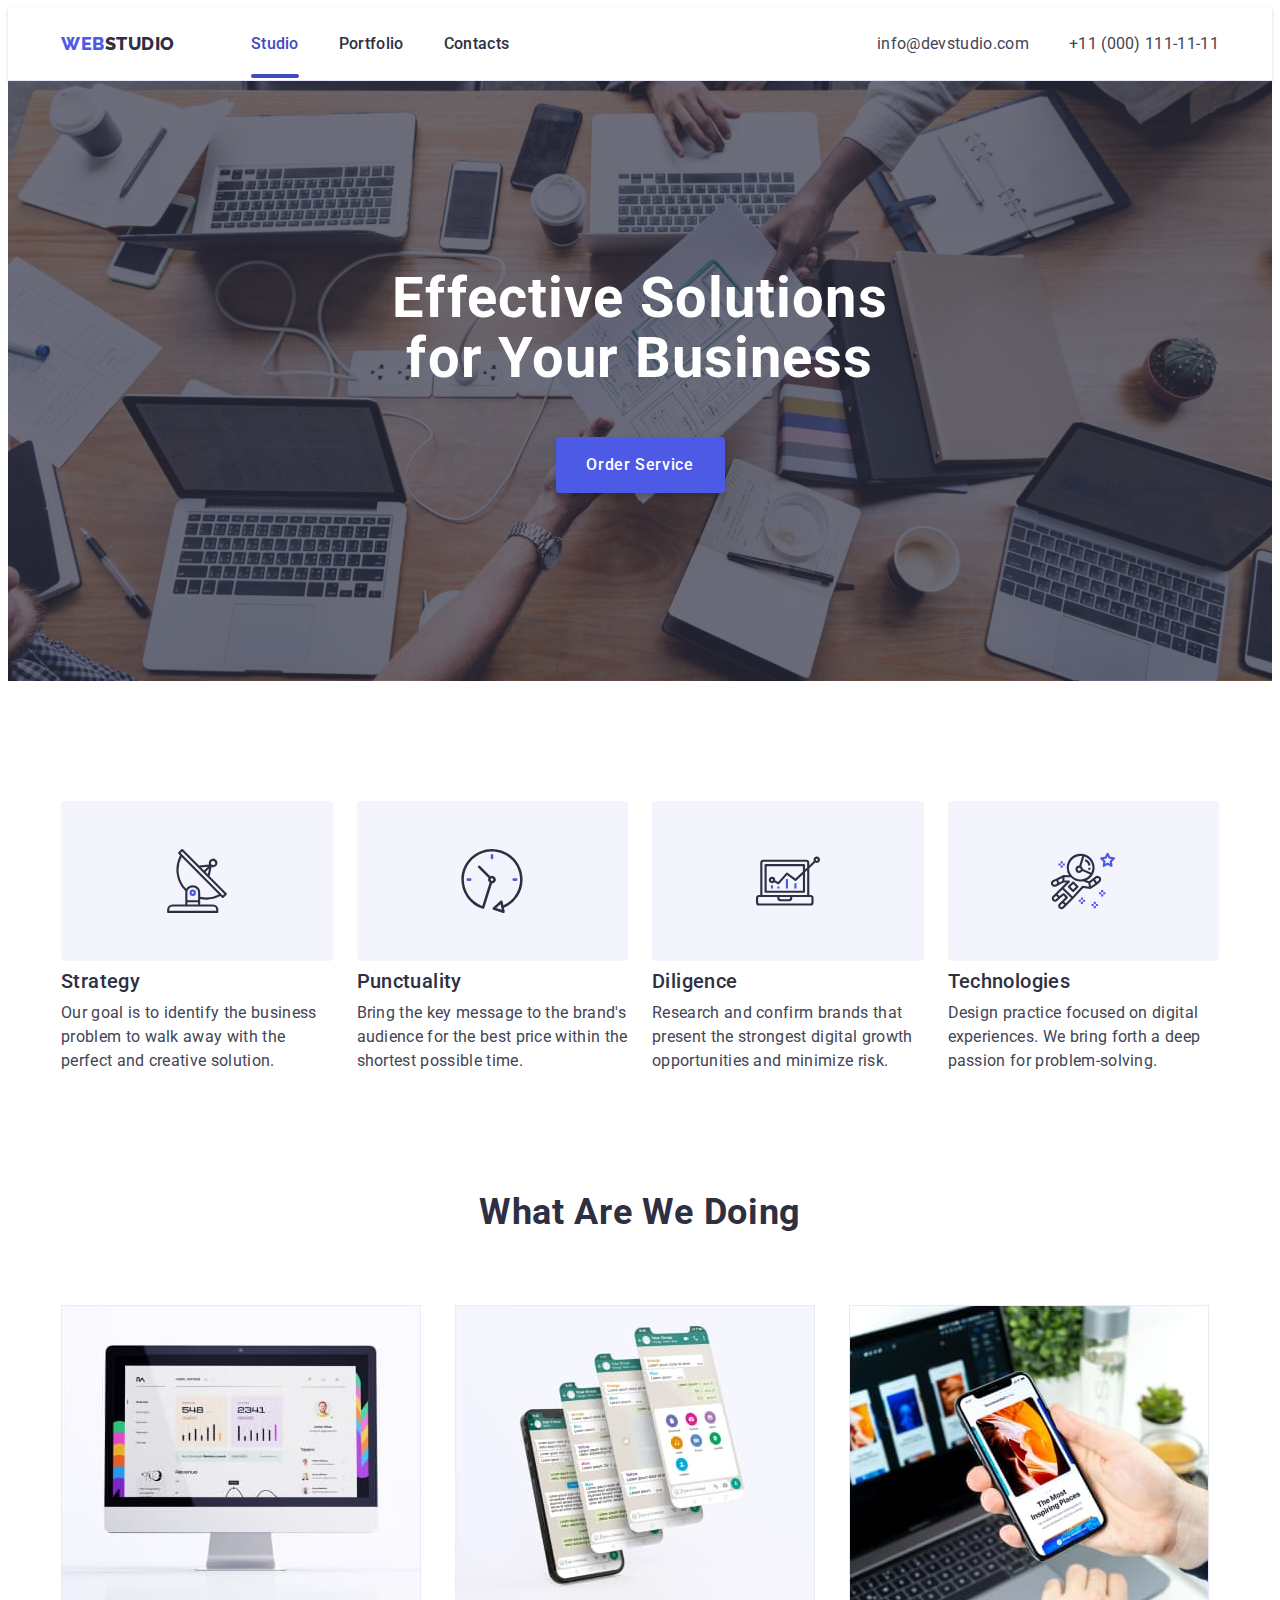
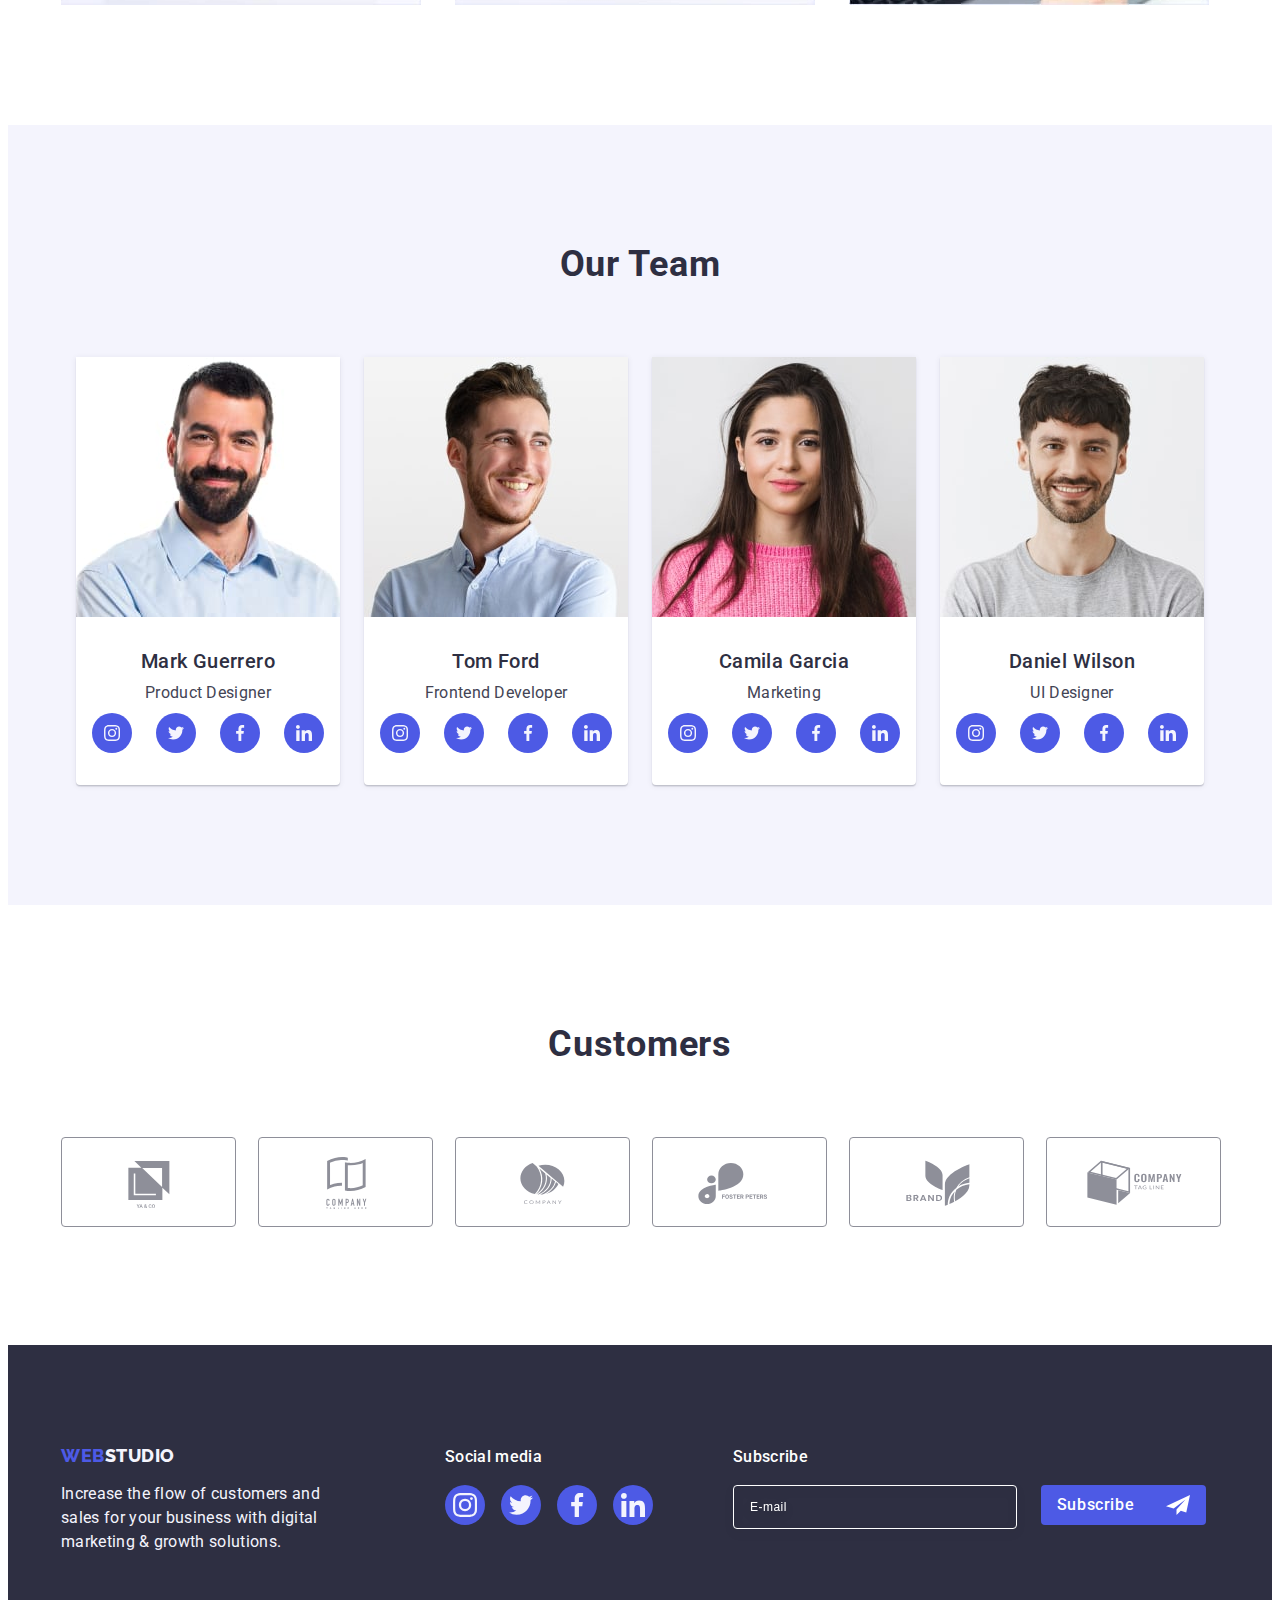
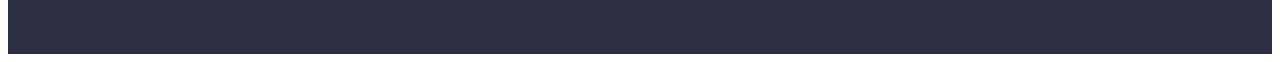
<file: index.html>
<!DOCTYPE html>
<html lang="en">
  <head>
    <meta charset="UTF-8" />
    <meta
      name="viewport"
      content="width=device-width, initial-scale=1.0"
    />
    <title>WebStudio</title>
    <!-- NORMALIZE NORMALIZE NORMALIZE NORMALIZE-->
    <link
      rel="stylesheet"
      href="https://cdnjs.cloudflare.com/ajax/libs/modern-normalize/2.0.0/modern-normalize.min.css"
      integrity="sha512-4xo8blKMVCiXpTaLzQSLSw3KFOVPWhm/TRtuPVc4WG6kUgjH6J03IBuG7JZPkcWMxJ5huwaBpOpnwYElP/m6wg=="
      crossorigin="anonymous"
      referrerpolicy="no-referrer"
    />
    <!-- FONTS FONTS FONTS FONTS FONTS -->
    <link rel="stylesheet" href="./css/style.css" />
    <link
      rel="preconnect"
      href="https://fonts.googleapis.com"
    />
    <link
      rel="preconnect"
      href="https://fonts.gstatic.com"
      crossorigin
    />
    <link
      href="https://fonts.googleapis.com/css2?family=Raleway:wght@800&family=Roboto:wght@400;500;700&display=swap"
      rel="stylesheet"
    />
  </head>
  <body>
    <!-- HEADER -->
    <header class="header">
      <div class="container header-section">
        <nav class="header-navigation list">
          <a class="header-logo link" href="./index.html"
            >Web<span class="header-logo-color"
              >Studio</span
            ></a
          >
          <ul class="header-list list">
            <li class="header-menu-item">
              <a
                class="header-link-menu current link"
                href="./index.html"
                >Studio</a
              >
            </li>
            <li class="header-menu-item">
              <a
                class="header-link-menu link"
                href="./portfolio.html"
                >Portfolio</a
              >
            </li>
            <li class="header-menu-item">
              <a class="header-link-menu link" href=""
                >Contacts</a
              >
            </li>
          </ul>
        </nav>
        <address class="header-address">
          <ul class="header-address-list list">
            <li class="header-address-item">
              <a
                class="header-link-address link"
                href="mailto:info@devstudio.com"
              >
                info@devstudio.com</a
              >
            </li>
            <li class="header-address-item">
              <a
                class="header-link-address link"
                href="tel:+110001111111"
                >+11 (000) 111-11-11</a
              >
            </li>
          </ul>
        </address>
      </div>
    </header>

    <main>
      <!------------------------ HERO ------------------------>
      <section class="hero">
        <div class="container">
          <h1 class="hero-title">
            Effective Solutions for Your Business
          </h1>
          <button
            type="button"
            class="main-button"
            data-modal-open
          >
            Order Service
          </button>
        </div>
      </section>
      <!-- 2 ADVANTAGES -->
      <section class="advantage">
        <div class="container">
          <h2 class="visually-hidden">Adnantage</h2>
          <ul class="advantage-list list">
            <li class="advantage-item">
              <div class="container-icon-advantages">
                <svg
                  class="advantage-icon"
                  width="64"
                  height="64"
                >
                  <use
                    href="./images/icons.svg#icon-antenna-1"
                  ></use>
                </svg>
              </div>
              <h3 class="advantage-subtitle">Strategy</h3>
              <p class="advantage-item-text">
                Our goal is to identify the business problem
                to walk away with the perfect and creative
                solution.
              </p>
            </li>
            <li class="advantage-item">
              <div class="container-icon-advantages">
                <svg
                  class="advantage-icon"
                  width="64"
                  height="64"
                >
                  <use
                    href="./images/icons.svg#icon-clock-1"
                  ></use>
                </svg>
              </div>
              <h3 class="advantage-subtitle">
                Punctuality
              </h3>
              <p class="advantage-item-text">
                Bring the key message to the brand's
                audience for the best price within the
                shortest possible time.
              </p>
            </li>
            <li class="advantage-item">
              <div class="container-icon-advantages">
                <svg
                  class="advantage-icon"
                  width="64"
                  height="64"
                >
                  <use
                    href="./images/icons.svg#icon-diagram-1"
                  ></use>
                </svg>
              </div>
              <h3 class="advantage-subtitle">Diligence</h3>
              <p class="advantage-item-text">
                Research and confirm brands that present the
                strongest digital growth opportunities and
                minimize risk.
              </p>
            </li>
            <li class="advantage-item">
              <div class="container-icon-advantages">
                <svg
                  class="advantage-icon"
                  width="64"
                  height="64"
                >
                  <use
                    href="./images/icons.svg#icon-astronaut-1"
                  ></use>
                </svg>
              </div>
              <h3 class="advantage-subtitle">
                Technologies
              </h3>
              <p class="advantage-item-text">
                Design practice focused on digital
                experiences. We bring forth a deep passion
                for problem-solving.
              </p>
            </li>
          </ul>
        </div>
      </section>
      <!-- 3 ABOUT US -->
      <section class="about">
        <div class="container">
          <h2 class="about-subtitle">What are we doing</h2>
          <ul class="about-list list">
            <li class="about-item">
              <img
                src="./images/img1.jpg"
                alt="Notebook"
                width="360"
                height="300"
              />
            </li>
            <li class="about-item">
              <img
                src="./images/img2.jpg"
                alt="Phones"
                width="360"
                height="300"
              />
            </li>
            <li class="about-item">
              <img
                src="./images/img3.jpg"
                alt="Notebook"
                width="360"
                height="300"
              />
            </li>
          </ul>
        </div>
      </section>
      <!-- 4 OUR TEAM -->
      <section class="team">
        <div class="container">
          <h2 class="team-people">Our Team</h2>
          <ul class="team-list list">
            <li class="team-item">
              <img
                src="./images/img-team0.jpg"
                alt="Mark Guerrero"
                width="264"
                height="260"
              />
              <div class="container-card-names">
                <h3 class="team-names">Mark Guerrero</h3>
                <p class="team-item-text">
                  Product Designer
                </p>
                <ul class="social-list-icon list">
                  <li class="social-item-icon">
                    <a
                      class="social-links link"
                      href="https://www.instagram.com/"
                      target="_blank"
                    >
                      <svg
                        class="card-icons"
                        width="16"
                        height="16"
                      >
                        <use
                          href="./images/icons.svg#icon-instagram-2"
                        ></use>
                      </svg>
                    </a>
                  </li>
                  <li class="social-item-icon">
                    <a
                      class="social-links link"
                      href="https://twitter.com/"
                      target="_blank"
                    >
                      <svg
                        class="card-icons"
                        width="16"
                        height="16"
                      >
                        <use
                          href="./images/icons.svg#icon-twitter-1"
                        ></use>
                      </svg>
                    </a>
                  </li>
                  <li class="social-item-icon">
                    <a
                      class="social-links link"
                      href="https://www.facebook.com/"
                      target="_blank"
                    >
                      <svg
                        class="card-icons"
                        width="16"
                        height="16"
                      >
                        <use
                          href="./images/icons.svg#icon-facebook-1"
                        ></use>
                      </svg>
                    </a>
                  </li>
                  <li class="social-item-icon">
                    <a
                      class="social-links link"
                      href="https://www.linkedin.com/"
                      target="_blank"
                    >
                      <svg
                        class="card-icons"
                        width="16"
                        height="16"
                      >
                        <use
                          href="./images/icons.svg#icon-linkedin-1"
                        ></use>
                      </svg>
                    </a>
                  </li>
                </ul>
              </div>
            </li>
            <li class="team-item">
              <img
                src="./images/img-team1.jpg"
                alt="Tom Ford"
                width="264"
                height="260"
              />
              <div class="container-card-names">
                <h3 class="team-names">Tom Ford</h3>
                <p class="team-item-text">
                  Frontend Developer
                </p>
                <ul class="social-list-icon list">
                  <li class="social-item-icon">
                    <a
                      class="social-links link"
                      href="https://www.instagram.com/"
                      target="_blank"
                    >
                      <svg
                        class="card-icons"
                        width="16"
                        height="16"
                      >
                        <use
                          href="./images/icons.svg#icon-instagram-2"
                        ></use>
                      </svg>
                    </a>
                  </li>
                  <li class="social-item-icon">
                    <a
                      class="social-links link"
                      href="https://twitter.com/"
                      target="_blank"
                    >
                      <svg
                        class="card-icons"
                        width="16"
                        height="16"
                      >
                        <use
                          href="./images/icons.svg#icon-twitter-1"
                        ></use>
                      </svg>
                    </a>
                  </li>
                  <li class="social-item-icon">
                    <a
                      class="social-links link"
                      href="https://www.facebook.com/"
                      target="_blank"
                    >
                      <svg
                        class="card-icons"
                        width="16"
                        height="16"
                      >
                        <use
                          href="./images/icons.svg#icon-facebook-1"
                        ></use>
                      </svg>
                    </a>
                  </li>
                  <li class="social-item-icon">
                    <a
                      class="social-links link"
                      href="https://www.linkedin.com/"
                      target="_blank"
                    >
                      <svg
                        class="card-icons"
                        width="16"
                        height="16"
                      >
                        <use
                          href="./images/icons.svg#icon-linkedin-1"
                        ></use>
                      </svg>
                    </a>
                  </li>
                </ul>
              </div>
            </li>
            <li class="team-item">
              <img
                src="./images/img-team2.jpg"
                alt="Camila Garcia"
                width="264"
                height="260"
              />
              <div class="container-card-names">
                <h3 class="team-names">Camila Garcia</h3>
                <p class="team-item-text">Marketing</p>
                <ul class="social-list-icon list">
                  <li class="social-item-icon">
                    <a
                      class="social-links link"
                      href="https://www.instagram.com/"
                      target="_blank"
                    >
                      <svg
                        class="card-icons"
                        width="16"
                        height="16"
                      >
                        <use
                          href="./images/icons.svg#icon-instagram-2"
                        ></use>
                      </svg>
                    </a>
                  </li>
                  <li class="social-item-icon">
                    <a
                      class="social-links link"
                      href="https://twitter.com/"
                      target="_blank"
                    >
                      <svg
                        class="card-icons"
                        width="16"
                        height="16"
                      >
                        <use
                          href="./images/icons.svg#icon-twitter-1"
                        ></use>
                      </svg>
                    </a>
                  </li>
                  <li class="social-item-icon">
                    <a
                      class="social-links link"
                      href="https://www.facebook.com/"
                      target="_blank"
                    >
                      <svg
                        class="card-icons"
                        width="16"
                        height="16"
                      >
                        <use
                          href="./images/icons.svg#icon-facebook-1"
                        ></use>
                      </svg>
                    </a>
                  </li>
                  <li class="social-item-icon">
                    <a
                      class="social-links link"
                      href="https://www.linkedin.com/"
                      target="_blank"
                    >
                      <svg
                        class="card-icons"
                        width="16"
                        height="16"
                      >
                        <use
                          href="./images/icons.svg#icon-linkedin-1"
                        ></use>
                      </svg>
                    </a>
                  </li>
                </ul>
              </div>
            </li>
            <li class="team-item">
              <img
                src="./images/img-team3.jpg"
                alt="Daniel Wilson"
                width="264"
                height="260"
              />
              <div class="container-card-names">
                <h3 class="team-names">Daniel Wilson</h3>
                <p class="team-item-text">UI Designer</p>
                <ul class="social-list-icon list">
                  <li class="social-item-icon">
                    <a
                      class="social-links link"
                      href="https://www.instagram.com/"
                      target="_blank"
                    >
                      <svg
                        class="card-icons"
                        width="16"
                        height="16"
                      >
                        <use
                          href="./images/icons.svg#icon-instagram-2"
                        ></use>
                      </svg>
                    </a>
                  </li>
                  <li class="social-item-icon">
                    <a
                      class="social-links link"
                      href="https://twitter.com/"
                      target="_blank"
                    >
                      <svg
                        class="card-icons"
                        width="16"
                        height="16"
                      >
                        <use
                          href="./images/icons.svg#icon-twitter-1"
                        ></use>
                      </svg>
                    </a>
                  </li>
                  <li class="social-item-icon">
                    <a
                      class="social-links link"
                      href="https://www.facebook.com/"
                      target="_blank"
                    >
                      <svg
                        class="card-icons"
                        width="16"
                        height="16"
                      >
                        <use
                          href="./images/icons.svg#icon-facebook-1"
                        ></use>
                      </svg>
                    </a>
                  </li>
                  <li class="social-item-icon">
                    <a
                      class="social-links link"
                      href="https://www.linkedin.com/"
                      target="_blank"
                    >
                      <svg
                        class="card-icons"
                        width="16"
                        height="16"
                      >
                        <use
                          href="./images/icons.svg#icon-linkedin-1"
                        ></use>
                      </svg>
                    </a>
                  </li>
                </ul>
              </div>
            </li>
          </ul>
        </div>
      </section>
      <!-- 5 CUSTOMERS -->
      <section class="customer">
        <div class="container">
          <h2 class="customer-title">Customers</h2>
          <ul class="customer-list list">
            <li class="customer-item">
              <a
                class="customer-link link"
                href="./index.html"
              >
                <svg
                  class="customer-icons"
                  width="104"
                  height="56"
                >
                  <use
                    href="./images/icons.svg#icon-Logo"
                  ></use>
                </svg>
              </a>
            </li>
            <li class="customer-item">
              <a
                class="customer-link link"
                href="./index.html"
              >
                <svg
                  class="customer-icons"
                  width="104"
                  height="56"
                >
                  <use
                    href="./images/icons.svg#icon-Logo-1"
                  ></use>
                </svg>
              </a>
            </li>
            <li class="customer-item">
              <a
                class="customer-link link"
                href="./index.html"
              >
                <svg
                  class="customer-icons"
                  width="104"
                  height="56"
                >
                  <use
                    href="./images/icons.svg#icon-Logo-2"
                  ></use>
                </svg>
              </a>
            </li>
            <li class="customer-item">
              <a
                class="customer-link link"
                href="./index.html"
              >
                <svg
                  class="customer-icons"
                  width="104"
                  height="56"
                >
                  <use
                    href="./images/icons.svg#icon-Logo-3"
                  ></use>
                </svg>
              </a>
            </li>
            <li class="customer-item">
              <a
                class="customer-link link"
                href="./index.html"
              >
                <svg
                  class="customer-icons"
                  width="104"
                  height="56"
                >
                  <use
                    href="./images/icons.svg#icon-Logo-4"
                  ></use>
                </svg>
              </a>
            </li>
            <li class="customer-item">
              <a
                class="customer-link link"
                href="./index.html"
              >
                <svg
                  class="customer-icons"
                  width="104"
                  height="56"
                >
                  <use
                    href="./images/icons.svg#icon-Logo-5"
                  ></use>
                </svg>
              </a>
            </li>
          </ul>
        </div>
      </section>
    </main>

    <!-- FOOTER -->
    <footer class="footer">
      <div class="container footer">
        <div class="container-description">
          <a class="footer-logo link" href="./index.html"
            >Web<span class="footer-decoration-logo"
              >Studio</span
            ></a
          >
          <p class="footer-text">
            Increase the flow of customers and sales for
            your business with digital marketing & growth
            solutions.
          </p>
        </div>
        <div class="container-social">
          <p class="social-title-footer">Social media</p>
          <ul class="social-icon-footer list">
            <li class="social-icon-item">
              <a
                class="social-links-footer link"
                href="https://www.instagram.com/"
                target="_blank"
              >
                <svg
                  class="card-icons"
                  width="24"
                  height="24"
                >
                  <use
                    href="./images/icons.svg#icon-instagram-2"
                  ></use>
                </svg>
              </a>
            </li>
            <li class="social-icon-item">
              <a
                class="social-links-footer link"
                href="https://twitter.com/"
                target="_blank"
              >
                <svg
                  class="card-icons"
                  width="24"
                  height="24"
                >
                  <use
                    href="./images/icons.svg#icon-twitter-1"
                  ></use>
                </svg>
              </a>
            </li>
            <li class="social-icon-item">
              <a
                class="social-links-footer link"
                href="https://www.facebook.com/"
                target="_blank"
              >
                <svg
                  class="card-icons"
                  width="24"
                  height="24"
                >
                  <use
                    href="./images/icons.svg#icon-facebook-1"
                  ></use>
                </svg>
              </a>
            </li>
            <li class="social-icon-item">
              <a
                class="social-links-footer link"
                href="https://www.linkedin.com/"
                target="_blank"
              >
                <svg
                  class="card-icons"
                  width="24"
                  height="24"
                >
                  <use
                    href="./images/icons.svg#icon-linkedin-1"
                  ></use>
                </svg>
              </a>
            </li>
          </ul>
        </div>
        <div class="container-subscribe">
          <p class="subscribe-title-footer">Subscribe</p>
          <form class="form-footer">
            <label class="form-input-footer">
              <input
                class="input-email-footer"
                type="email"
                name="email"
                placeholder="E-mail"
              />
            </label>
            <button class="subscribe-button" type="submit">
              Subscribe
              <svg
                class="icon-subscribe-footer"
                width="24"
                height="24"
              >
                <use
                  href="./images/icons.svg#icon-subscribe"
                ></use>
              </svg>
            </button>
          </form>
        </div>
      </div>
    </footer>
    <!-- MODAL WINDOW -->
    <div class="backdrop is-hidden" data-modal>
      <div class="modal">
        <button
          class="modal-button-close"
          data-modal-close
          type="button"
        >
          <svg
            class="modal-close-icon"
            width="8"
            height="8"
          >
            <use href="./images/icons.svg#icon-close"></use>
          </svg>
        </button>
        <p class="modal-title">
          Leave your contacts and we will call you back
        </p>
        <form class="modal-form">
          <div class="modal-field">
            <label for="user-name" class="modal-label"
              >Name</label
            >
            <div class="modal-input-wrap">
              <input
                class="modal-input"
                type="text"
                name="user-name"
                id="user-name"
              />
              <svg
                class="modal-icon-input"
                width="18"
                height="24"
              >
                <use
                  href="./images/icons.svg#icon-user"
                ></use>
              </svg>
            </div>
          </div>
          <div class="modal-field">
          <label for="tel" class="modal-label">
            Phone
          </label>
            <div class="modal-input-wrap">
              <input
                class="modal-input"
                type="tel"
                name="phone"
                id="tel"
              />
              <svg
                class="modal-icon-input"
                width="18"
                height="24"
              >
                <use
                  href="./images/icons.svg#icon-phone"
                ></use>
              </svg>
            </div>
          </div>
          <div class="modal-field">
            <label for="email" class="modal-label">
              Email
            </label>
            <div class="modal-input-wrap">
              <input
                class="modal-input"
                type="email"
                name="email"
                id="email"
              />
              <svg
                class="modal-icon-input"
                width="18"
                height="24"
              >
                <use
                  href="./images/icons.svg#icon-email"
                ></use>
              </svg>
            </div>
          </div>
          <div class="modal-field comment">
            <label for="user-comment" class="modal-label">
              Comment
            </label>
            <textarea
              class="modal-comment"
              name="user-comment"
              id="user-comment"
              placeholder="Text input"
            ></textarea>
          </div>
          <div class="privacy-checkbox">
            <input
              class="checkbox visually-hidden"
              type="checkbox"
              id="user-privacy"
              name="user-privacy"
              value="true"
              
            />
            <label for="user-privacy" class="accept-link">
              <span class="privacy-span">
                <svg
                  class="check-icon"
                  width="10"
                  height="8"
                >
                  <use
                    href="./images/icons.svg#icon-click"
                  ></use>
                </svg>
              </span>
              I accept the terms and conditions of the
              <a href="" class="privacy-link"
                >Privacy Policy</a
              ></label
            >
          </div>
          <button class="modal-button-submit" type="submit">
            Send
          </button>
        </form>
      </div>
    </div>
    <script src="./js/modal.js"></script>
  </body>
</html>
</file>
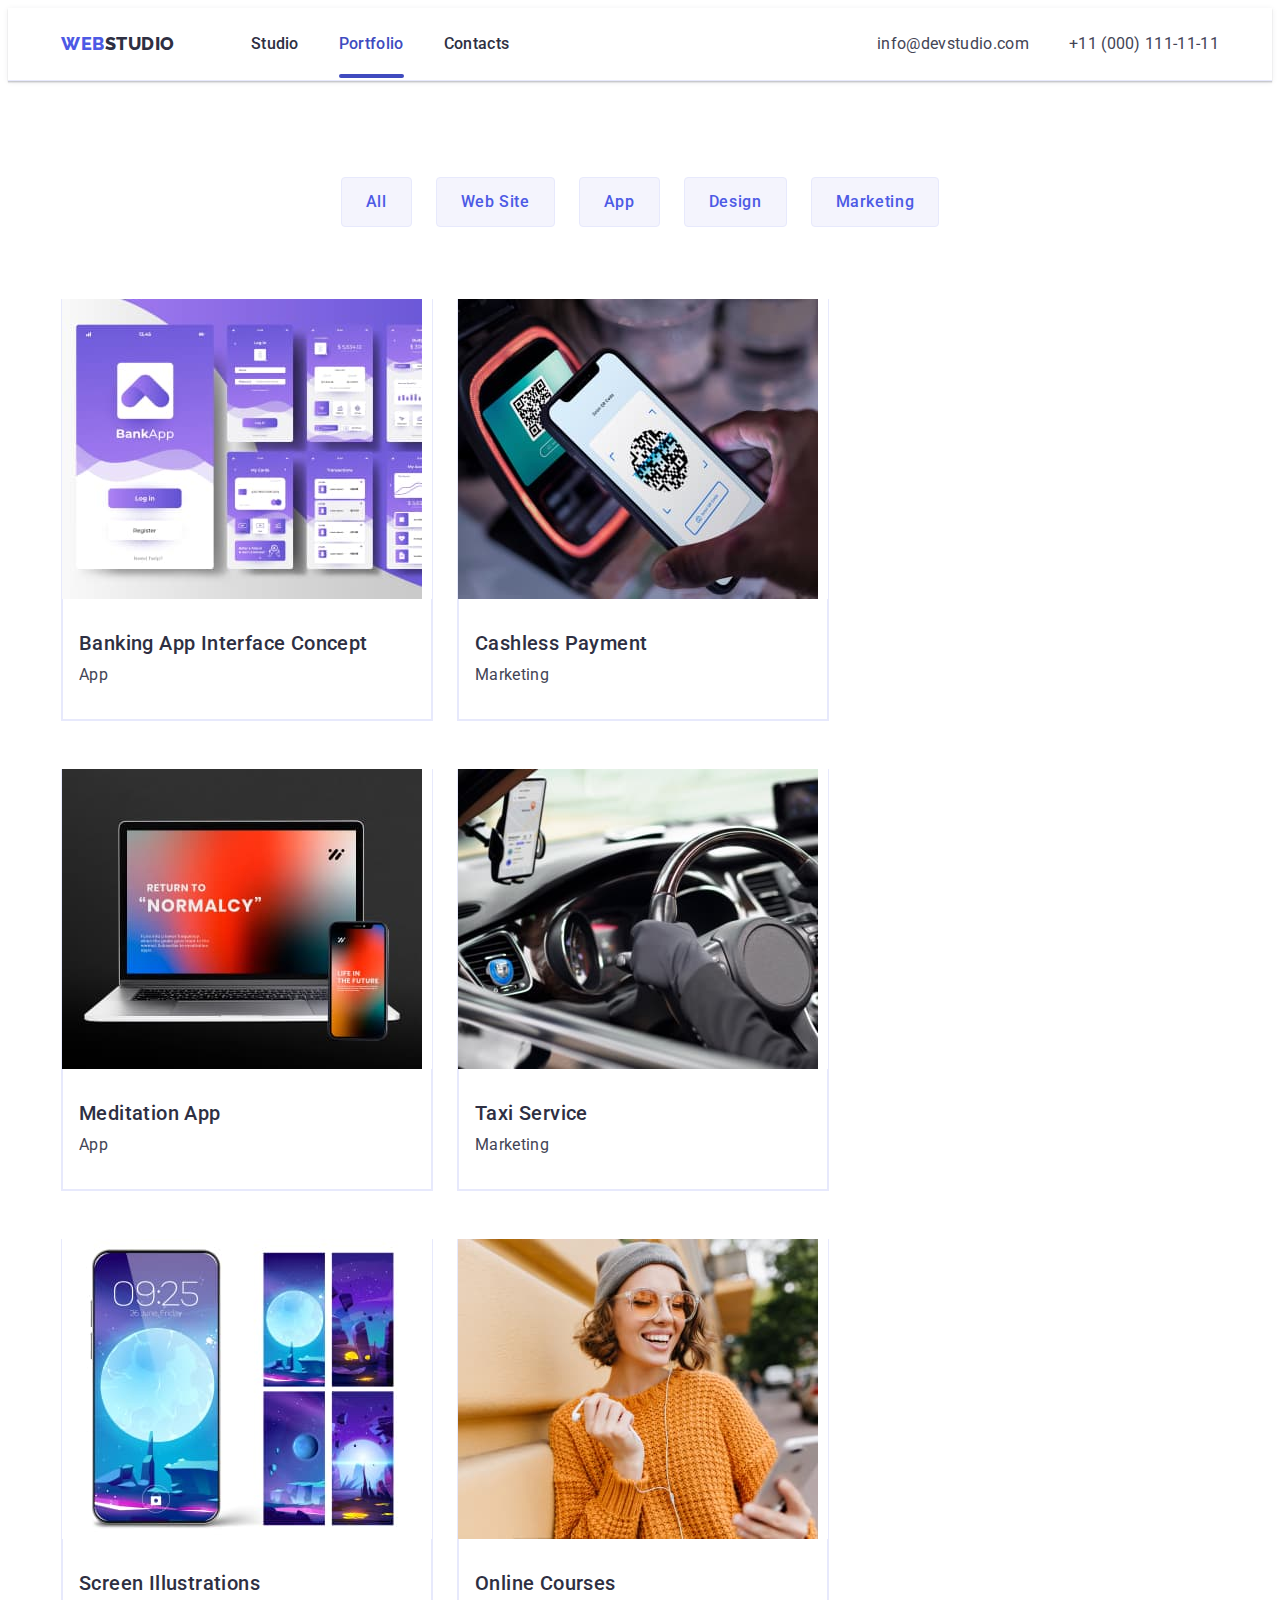
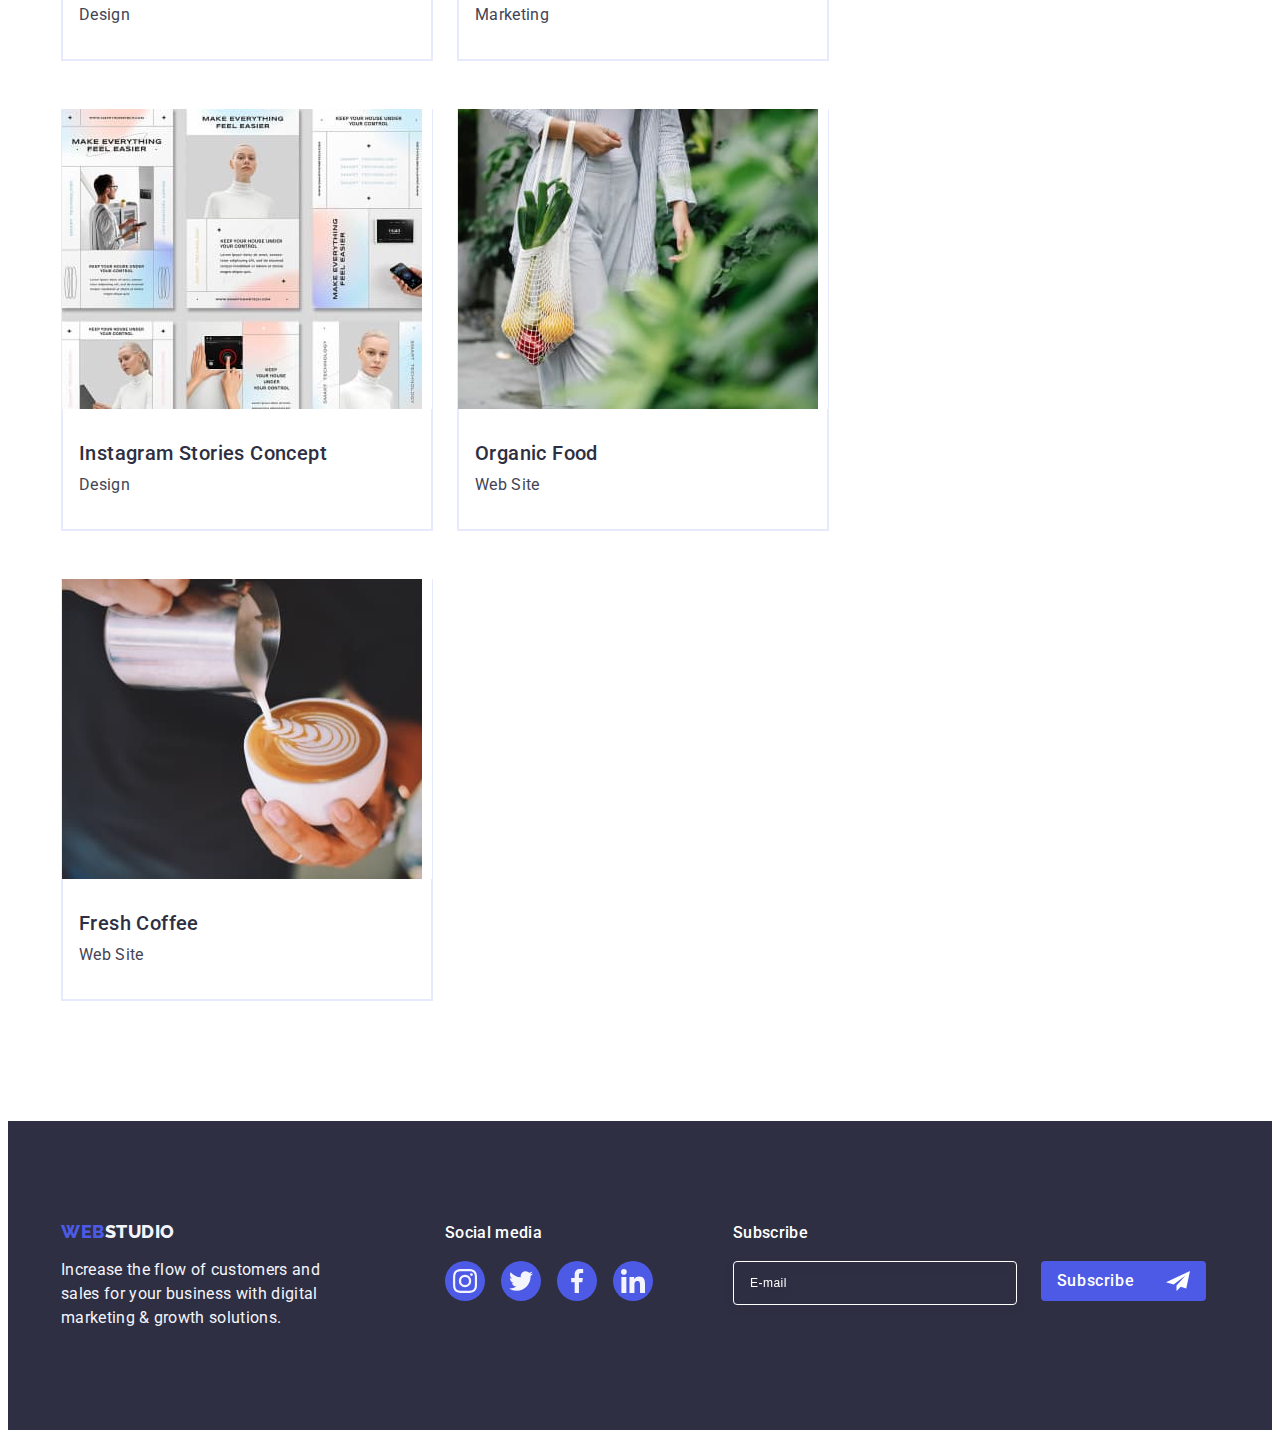
<file: portfolio.html>
<!DOCTYPE html>
<html lang="en">
  <head>
    <meta charset="UTF-8" />
    <meta
      name="viewport"
      content="width=device-width, initial-scale=1.0"
    />
    <title>WebStudio</title>
    <!-- NORMALIZE NORMALIZE NORMALIZE NORMALIZE-->
    <link
      rel="stylesheet"
      href="https://cdnjs.cloudflare.com/ajax/libs/modern-normalize/2.0.0/modern-normalize.min.css"
      integrity="sha512-4xo8blKMVCiXpTaLzQSLSw3KFOVPWhm/TRtuPVc4WG6kUgjH6J03IBuG7JZPkcWMxJ5huwaBpOpnwYElP/m6wg=="
      crossorigin="anonymous"
      referrerpolicy="no-referrer"
    />
    <!-- FONTS FONTS FONTS FONTS FONTS -->
    <link rel="stylesheet" href="./css/style.css" />
    <link
      rel="preconnect"
      href="https://fonts.googleapis.com"
    />
    <link
      rel="preconnect"
      href="https://fonts.gstatic.com"
      crossorigin
    />
    <link
      href="https://fonts.googleapis.com/css2?family=Raleway:wght@800&family=Roboto:wght@400;500;700&display=swap"
      rel="stylesheet"
    />
  </head>
  <body>
    <!-- HEADER -->
    <header class="header">
      <div class="container header-section">
        <nav class="header-navigation list">
          <a class="header-logo link" href="./index.html"
            >Web<span class="header-logo-color"
              >Studio</span
            ></a
          >
          <ul class="header-list list">
            <li class="header-menu-item">
              <a
                class="header-link-menu link"
                href="./index.html"
                >Studio</a
              >
            </li>
            <li class="header-menu-item">
              <a
                class="header-link-menu current link"
                href="./portfolio.html"
                >Portfolio</a
              >
            </li>
            <li class="header-menu-item">
              <a class="header-link-menu link" href=""
                >Contacts</a
              >
            </li>
          </ul>
        </nav>
        <address class="header-address">
          <ul class="header-address-list list">
            <li class="header-address-item">
              <a
                class="header-link-address link"
                href="mailto:info@devstudio.com"
              >
                info@devstudio.com</a
              >
            </li>
            <li class="header-address-item">
              <a
                class="header-link-address link"
                href="tel:+110001111111"
                >+11 (000) 111-11-11</a
              >
            </li>
          </ul>
        </address>
      </div>
    </header>
    <!-- SECTION -->
    <main>
      <section class="portfolio-section">
        <div class="container">
          <h1 class="visually-hidden">Adnantage</h1>
          <ul class="portfolio-list list">
            <li class="portfilio-item">
              <button
                class="portfilio-button"
                type="button"
              >
                All
              </button>
            </li>
            <li class="portfilio-item">
              <button
                class="portfilio-button"
                type="button"
              >
                Web Site
              </button>
            </li>
            <li class="portfilio-item">
              <button
                class="portfilio-button"
                type="button"
              >
                App
              </button>
            </li>
            <li class="portfilio-item">
              <button
                class="portfilio-button"
                type="button"
              >
                Design
              </button>
            </li>
            <li class="portfilio-item">
              <button
                class="portfilio-button"
                type="button"
              >
                Marketing
              </button>
            </li>
          </ul>
          <!-- Cards -->
          <ul class="card-list list">
            <li class="card-item link">
              <a href="" class="card-link link">
                <div class="card-image">
                  <img
                    src="./images/banking-app.jpg"
                    alt="Banking App Interface Concept"
                    width="360"
                    height="300"
                  />
                  <p class="card-paragraph">
                    14 Stylish and User-Friendly App Design
                    Concepts · Task Manager App · Calorie
                    Tracker App · Exotic Fruit Ecommerce App
                    · Cloud Storage App
                  </p>
                </div>

                <div class="container-card-content">
                  <h2 class="card-name">
                    Banking App Interface Concept
                  </h2>
                  <p class="card-description">App</p>
                </div>
              </a>
            </li>
            <li class="card-item link">
              <a href="" class="card-link link">
                <div class="card-image">
                  <img
                    src="./images/marketing.jpg"
                    alt="Cashless Payment"
                    width="360"
                    height="300"
                  />
                  <p class="card-paragraph">
                    14 Stylish and User-Friendly App Design
                    Concepts · Task Manager App · Calorie
                    Tracker App · Exotic Fruit Ecommerce App
                    · Cloud Storage App
                  </p>
                </div>

                <div class="container-card-content">
                  <h2 class="card-name">
                    Cashless Payment
                  </h2>
                  <p class="card-description">Marketing</p>
                </div>
              </a>
            </li>
            <li class="card-item link">
              <a href="" class="card-link link">
                <div class="card-image">
                  <img
                    src="./images/meditation.jpg"
                    alt="Meditation App"
                    width="360"
                    height="300"
                  />
                  <p class="card-paragraph">
                    14 Stylish and User-Friendly App Design
                    Concepts · Task Manager App · Calorie
                    Tracker App · Exotic Fruit Ecommerce App
                    · Cloud Storage App
                  </p>
                </div>

                <div class="container-card-content">
                  <h2 class="card-name">Meditation App</h2>
                  <p class="card-description">App</p>
                </div>
              </a>
            </li>
            <li class="card-item link">
              <a href="" class="card-link link">
                <div class="card-image">
                  <img
                    src="./images/service.jpg"
                    alt="Taxi Service"
                    width="360"
                    height="300"
                  />
                  <p class="card-paragraph">
                    14 Stylish and User-Friendly App Design
                    Concepts · Task Manager App · Calorie
                    Tracker App · Exotic Fruit Ecommerce App
                    · Cloud Storage App
                  </p>
                </div>

                <div class="container-card-content">
                  <h2 class="card-name">Taxi Service</h2>
                  <p class="card-description">Marketing</p>
                </div>
              </a>
            </li>
            <li class="card-item link">
              <a href="" class="card-link link">
                <div class="card-image">
                  <img
                    src="./images/illustrations.jpg"
                    alt="Screen Illustrations"
                    width="360"
                    height="300"
                  />
                  <p class="card-paragraph">
                    14 Stylish and User-Friendly App Design
                    Concepts · Task Manager App · Calorie
                    Tracker App · Exotic Fruit Ecommerce App
                    · Cloud Storage App
                  </p>
                </div>

                <div class="container-card-content">
                  <h2 class="card-name">
                    Screen Illustrations
                  </h2>
                  <p class="card-description">Design</p>
                </div>
              </a>
            </li>
            <li class="card-item link">
              <a href="" class="card-link link">
                <div class="card-image">
                  <img
                    src="./images/cources.jpg"
                    alt="Online cources"
                    width="360"
                    height="300"
                  />
                  <p class="card-paragraph">
                    14 Stylish and User-Friendly App Design
                    Concepts · Task Manager App · Calorie
                    Tracker App · Exotic Fruit Ecommerce App
                    · Cloud Storage App
                  </p>
                </div>

                <div class="container-card-content">
                  <h2 class="card-name">Online Courses</h2>
                  <p class="card-description">Marketing</p>
                </div>
              </a>
            </li>
            <li class="card-item link">
              <a href="" class="card-link link">
                <div class="card-image">
                  <img
                    src="./images/instagram-stories.jpg"
                    alt="Instagram Stories Concept"
                    width="360"
                    height="300"
                  />
                  <p class="card-paragraph">
                    14 Stylish and User-Friendly App Design
                    Concepts · Task Manager App · Calorie
                    Tracker App · Exotic Fruit Ecommerce App
                    · Cloud Storage App
                  </p>
                </div>

                <div class="container-card-content">
                  <h2 class="card-name">
                    Instagram Stories Concept
                  </h2>
                  <p class="card-description">Design</p>
                </div>
              </a>
            </li>
            <li class="card-item link">
              <a href="" class="card-link link">
                <div class="card-image">
                  <img
                    src="./images/food.jpg"
                    alt="Organic Food"
                    width="360"
                    height="300"
                  />
                  <p class="card-paragraph">
                    14 Stylish and User-Friendly App Design
                    Concepts · Task Manager App · Calorie
                    Tracker App · Exotic Fruit Ecommerce App
                    · Cloud Storage App
                  </p>
                </div>

                <div class="container-card-content">
                  <h2 class="card-name">Organic Food</h2>
                  <p class="card-description">Web Site</p>
                </div>
              </a>
            </li>
            <li class="card-item link">
              <a href="" class="card-link link">
                <div class="card-image">
                  <img
                    src="./images/coffee.jpg"
                    alt="Fresh Coffee"
                    width="360"
                    height="300"
                  />
                  <p class="card-paragraph">
                    14 Stylish and User-Friendly App Design
                    Concepts · Task Manager App · Calorie
                    Tracker App · Exotic Fruit Ecommerce App
                    · Cloud Storage App
                  </p>
                </div>

                <div class="container-card-content">
                  <h2 class="card-name">Fresh Coffee</h2>
                  <p class="card-description">Web Site</p>
                </div>
              </a>
            </li>
          </ul>
        </div>
      </section>
    </main>

    <!-- FOOTER -->
    <footer class="footer">
      <div class="container footer">
        <div class="container-description">
          <a class="footer-logo link" href="./index.html"
            >Web<span class="footer-decoration-logo"
              >Studio</span
            ></a
          >
          <p class="footer-text">
            Increase the flow of customers and sales for
            your business with digital marketing & growth
            solutions.
          </p>
        </div>
        <div class="container-social">
          <p class="social-title-footer">Social media</p>
          <ul class="social-icon-footer list">
            <li class="social-icon-item">
              <a
                class="social-links-footer link"
                href="https://www.instagram.com/"
                target="_blank"
              >
                <svg
                  class="card-icons"
                  width="24"
                  height="24"
                >
                  <use
                    href="./images/icons.svg#icon-instagram-2"
                  ></use>
                </svg>
              </a>
            </li>
            <li class="social-icon-item">
              <a
                class="social-links-footer link"
                href="https://twitter.com/"
                target="_blank"
              >
                <svg
                  class="card-icons"
                  width="24"
                  height="24"
                >
                  <use
                    href="./images/icons.svg#icon-twitter-1"
                  ></use>
                </svg>
              </a>
            </li>
            <li class="social-icon-item">
              <a
                class="social-links-footer link"
                href="https://www.facebook.com/"
                target="_blank"
              >
                <svg
                  class="card-icons"
                  width="24"
                  height="24"
                >
                  <use
                    href="./images/icons.svg#icon-facebook-1"
                  ></use>
                </svg>
              </a>
            </li>
            <li class="social-icon-item">
              <a
                class="social-links-footer link"
                href="https://www.linkedin.com/"
                target="_blank"
              >
                <svg
                  class="card-icons"
                  width="24"
                  height="24"
                >
                  <use
                    href="./images/icons.svg#icon-linkedin-1"
                  ></use>
                </svg>
              </a>
            </li>
          </ul>
        </div>
        <div class="container-subscribe">
          <p class="subscribe-title-footer">Subscribe</p>
          <form class="form-footer">
            <label class="form-input-footer">
              <input
                class="input-email-footer"
                type="email"
                name="email"
                placeholder="E-mail"
              />
            </label>
            <button class="subscribe-button" type="submit">
              Subscribe
              <svg
                class="icon-subscribe-footer"
                width="24"
                height="24"
              >
                <use
                  href="./images/icons.svg#icon-subscribe"
                ></use>
              </svg>
            </button>
          </form>
        </div>
      </div>
    </footer>
  </body>
</html>
</file>
<file: css/style.css>
body {
  font-family: "Roboto", sans-serif;
  color: var(--slate);
  background-color: var(--white);
}
:root {
  --iris: #4d5ae5;
  --ocean: #404bbf;
  --navy-blue: #2e2f42;
  --green: #31d0aa;
  --slate: #434455;
  --light-slate: #8e8f99;
  --cornflower: #e7e9fc;
  --cloud: #f4f4fd;
  --navy-blue-modal: #2e2f42;
  --grey: #2e2f42;
  --white: #ffffff;
  --dairy: #fcfcfc;
  background-color: var(--white);
  font-family: "Roboto";
}

.container {
  width: 1158px;
  padding: 0 15px;
  margin: 0 auto;
}

ul,
li,
h1,
h2,
h3,
h4,
h5,
h6,
p {
  margin: 0;
  padding: 0;
}
/**
|============================
 | COMPONENT STYLE
 |============================
*/

.list {
  list-style: none;
}
.link {
  text-decoration: none;
}

img {
  display: block;
  max-width: 100%;
  height: auto;
}

/**
|============================
 | HEADER
 |============================
*/
.header {
  border-bottom: 1px solid var(--cornflower, #e7e9fc);
  box-shadow: 0px 2px 1px rgba(46, 47, 66, 0.08),
    0px 1px 1px rgba(46, 47, 66, 0.16),
    0px 1px 6px rgba(46, 47, 66, 0.08);
}

.container.header-section {
  display: flex;
}
.header-navigation.list {
  display: flex;
  align-items: center;
}

.header-logo {
  color: var(--iris, #4d5ae5);
  font-family: Raleway;
  font-size: 18px;
  font-weight: 800;
  line-height: 1.17; /* 116.667% */
  letter-spacing: 0.03em;
  text-transform: uppercase;
  margin-right: 76px;
  padding: 24px 0;
  display: flex;
}

.header-logo-color {
  color: var(--navy-blue, #2e2f42);
}

.header-list {
  display: flex;
  gap: 40px;
  position: relative;
}

.header-menu-item {
  font-size: 16px;
  font-weight: 500;
  line-height: 1.5; /* 150% */
  letter-spacing: 0.02em;
  text-decoration: none;
}

.header-link-menu {
  padding: 24px 0;
  color: var(--navy-blue);
}
.header-link-menu:hover,
.header-link-menu:focus {
  color: var(--ocean);
}

.current {
  color: #404bbf;
  transition: color 250ms cubic-bezier(0.4, 0, 0.2, 1);
  position: relative;
}

.current::after {
  content: "";
  position: absolute;
  left: 0;
  bottom: -1px;
  height: 4px;
  background-color: #404bbf;
  border-radius: 2px;
  display: block;
  width: 100%;
}

.header-address {
  font-style: normal;
  margin-left: auto;
}

.header-address-list {
  display: flex;
  gap: 40px;
}

.header-address-item {
  display: flex;
}

.header-link-address {
  color: var(--slate);
  font-size: 16px;
  line-height: 1.5; /* 150% */
  letter-spacing: 0.02em;
  color: var(--slate);
  padding: 24px 0;
  transition: color 250ms cubic-bezier(0.4, 0, 0.2, 1);
}

.header-link-address:hover,
.header-link-address:focus {
  color: var(--ocean);
}

/**
|============================
 | HERO
 |============================
*/

.hero {
  padding: 188px 0;
  background: var(--navyblue, #2e2f42);
  background-image: linear-gradient(
      rgba(46, 47, 66, 0.7),
      rgba(46, 47, 66, 0.7)
    ),
    url(../images/hero-image.jpg);
  background-repeat: no-repeat;
  background-position: center center;
  background-size: cover;
  max-width: 1440px;
  margin: 0 auto;
}

.hero-title {
  color: #fff;
  font-family: inherit;
  text-align: center;
  font-size: 56px;
  line-height: 1.07; /* 107.143% */
  letter-spacing: 0.02em;
  max-width: 496px;
  margin: 0 auto 48px auto;
}

.main-button {
  color: var(--white, #fff);
  background-color: #4d5ae5;
  font-family: inherit;
  font-size: 16px;
  font-weight: 500;
  line-height: 1.5; /* 150% */
  letter-spacing: 0.04em;
  cursor: pointer;
  display: block;
  margin: 0 auto;
  min-width: 169px;
  border: none;
  height: 56px;
  border-radius: 4px;
  background: var(--iris, #4d5ae5);
  box-shadow: 0px 4px 4px 0px rgba(0, 0, 0, 0.15);
  transition: background-color 250ms
    cubic-bezier(0.4, 0, 0.2, 1);
}

.main-button:hover,
.main-button:focus {
  background-color: #404bbf;
}

/**
|============================
 | ADVANTAGES
 |============================
*/
.advantage {
  padding: 120px 0;
}

.visually-hidden {
  position: absolute;
  width: 1px;
  height: 1px;
  margin: -1px;
  border: 0;
  padding: 0;
  white-space: nowrap;
  clip-path: inset(100%);
  clip: rect(0 0 0 0);
  overflow: hidden;
}

.advantage-list {
  display: flex;
  gap: 24px;
}
.advantage-subtitle {
  color: var(--navy-blue);
  font-size: 20px;
  font-weight: 500;
  line-height: 1.2; /* 120% */
  letter-spacing: 0.02em;
  margin-bottom: 8px;
}

.advantage-item {
  flex-basis: calc((100% - 3 * 24px) / 4);
}

.container-icon-advantages {
  display: flex;
  align-items: center;
  justify-content: center;
  height: 112px;
  background-color: var(--cloud);
  position: relative;
  padding: 24px 100px;
  border-radius: 4px;
  margin-bottom: 8px;
}

.advantage-item-text {
  color: var(--slate, #434455);
  font-size: 16px;
  line-height: 1.5; /* 150% */
  letter-spacing: 0.02em;
}

/**
|============================
 | 3 ABOUT US
 |============================
*/
.about {
  padding-bottom: 120px;
}
.about-subtitle {
  color: var(--navyblue, #2e2f42);
  text-align: center;
  font-size: 36px;
  line-height: 1.11; /* 111.111% */
  letter-spacing: 0.02em;
  text-transform: capitalize;
  margin-bottom: 72px;
}

.about-list {
  display: flex;
  gap: 24px;
}

.about-item {
  width: calc((100% - 48px) / 3);
}

/**
|============================
 | 4 OUR TEAM
 |============================
*/
.team {
  background: var(--cloud, #f4f4fd);
  padding: 120px 0;
}

.team-people {
  color: var(--navy-blue);
  text-align: center;
  font-size: 36px;
  line-height: 1.11; /* 111.111% */
  letter-spacing: 0.02em;
  text-transform: capitalize;
  margin-bottom: 72px;
}

.team-item {
  background-color: var(--white);
  display: inline-flex;
  padding-bottom: 0px;
  flex-direction: column;
  justify-content: center;
  align-items: center;
  border-radius: 0px 0px 4px 4px;
  background: var(--white, #fff);
  box-shadow: 0px 2px 1px 0px rgba(46, 47, 66, 0.08),
    0px 1px 1px 0px rgba(46, 47, 66, 0.16),
    0px 1px 6px 0px rgba(46, 47, 66, 0.08);
  transition: background-color 250ms
    cubic-bezier(0.4, 0, 0.2, 1);
}

.team-list {
  display: flex;
  justify-content: center;
  gap: 24px;
}
.container-card-names {
  padding: 32px 0;
  display: flex;
  max-width: 232px;
  flex-direction: column;
  justify-content: center;
  align-items: center;
  /* gap: 8px; */
  /* margin: 32px 16px; */
}
.team-names {
  color: var(--navy-blue);
  text-align: center;
  font-size: 20px;
  font-weight: 500;
  line-height: 1.2; /* 120% */
  letter-spacing: 0.02em;
  margin-bottom: 8px;
}

.team-item-text {
  color: var(--slate, #434455);
  text-align: center;
  font-size: 16px;
  line-height: 1.5; /* 150% */
  letter-spacing: 0.02em;
  margin-bottom: 8px;
}

.social-list-icon {
  display: flex;
  justify-content: center;
  align-items: center;
  gap: 24px;
}

.social-item-icon {
  width: 40px;
  height: 40px;
}
.social-links {
  width: 100%;
  height: 100%;
  display: flex;
  background-color: var(--iris);
  border-radius: 50%;
  justify-content: center;
  align-items: center;
  transition: background-color 250ms
    cubic-bezier(0.4, 0, 0.2, 1);
}

.social-links:hover,
.social-links:focus {
  background-color: #404bbf;
}
.card-icons {
  fill: var(--cloud);
}

/**
|=====================================
 | CUSTOMER CUSTOMER CUSTOMER CUSTOMER
 |=====================================
*/
.customer {
  padding: 120px 0;
}

.customer-title {
  color: var(--navyblue, #2e2f42);
  text-align: center;
  font-size: 36px;
  line-height: 1.11; /* 111.111% */
  letter-spacing: 0.02em;
  text-transform: capitalize;
  margin-bottom: 72px;
}

.customer-list {
  display: flex;
  gap: 24px;
}

.customer-item {
  width: calc((100% - 120px) / 6);
  height: 88px;
}

.customer-link {
  width: 100%;
  height: 100%;
  border: 1px solid var(--light-slate);
  border-radius: 4px;
  display: flex;
  justify-content: center;
  align-items: center;
  color: var(--light-slate);
  transition: border-color 250ms
      cubic-bezier(0.4, 0, 0.2, 1),
    color 250ms cubic-bezier(0.4, 0, 0.2, 1);
}

.customer-link:hover,
.customer-link:focus {
  border-color: #404bbf;
  color: #404bbf;
}
.customer-icons {
  fill: currentColor;
}
/* 
.customer-icons:hover,
.customer-icons:focus {
  color: var(--ocean, #404bbf);
  border-color: currentColor;
} */

/**
|=========================================
 | PORTFOLIO PORTFOLIO PORTFOLIO PORTFOLIO
 |=========================================
*/
.portfolio-section {
  padding-top: 96px;
  padding-bottom: 120px;
}

.portfolio-list {
  display: flex;
  justify-content: center;
  gap: 24px;
  margin-bottom: 72px;
}

/* .btn-text {
  color: var(--iris);
  text-align: center;
  font-size: 16px;
  font-weight: 500;
  line-height: 1.5; /* 150% */
/* letter-spacing: 0.04em;
} */

/* .btn-text:hover,
.btn-text:focus {
  color: var(--white);
  background-color: var(--ocean);
} */

.portfilio-button {
  color: #4d5ae5;
  background-color: #f4f4fd;
  font-family: inherit;
  font-size: 16px;
  font-weight: 500;
  line-height: 1.5; /* 150% */
  letter-spacing: 0.04em;
  cursor: pointer;
  display: inline-flex;
  padding: 12px 24px;
  justify-content: center;
  align-items: center;
  border-radius: 4px;
  border: 1px solid var(--cornflower, #e7e9fc);
  background: var(--cloud, #f4f4fd);
  transition: color 250ms cubic-bezier(0.4, 0, 0.2, 1),
    background-color 250ms cubic-bezier(0.4, 0, 0.2, 1),
    border-color 250ms cubic-bezier(0.4, 0, 0.2, 1),
    box-shadow 250ms cubic-bezier(0.4, 0, 0.2, 1);
}

.portfilio-button:hover {
  color: var(--white);
  background-color: #404bbf;
  border: 1px solid transparent;
  box-shadow: 0px 3px 1px rgba(0, 0, 0, 0.1),
    0px 2px 1px rgba(0, 0, 0, 0.08),
    0px 2px 2px rgba(0, 0, 0, 0.12);
}

.portfilio-button:focus {
  color: var(--white);
  background-color: #404bbf;
  border: 1px solid transparent;
  box-shadow: 0px 3px 1px rgba(0, 0, 0, 0.1),
    0px 2px 1px rgba(0, 0, 0, 0.08),
    0px 2px 2px rgba(0, 0, 0, 0.12);
}

/* .portfilio-button:active {
  color: #ffffff;
  background-color: #404bbf;
} */

.card-image {
  position: relative;
  overflow: hidden;
}

.card-item {
  width: calc((100% - 48px) / 3);
  border: 1px solid var(--cornflower, #e7e9fc);
  border-top: none;
  background: #ffffff;
}

.card-link {
  display: block;
  transition: box-shadow 250ms cubic-bezier(0.4, 0, 0.2, 1);
}

.card-link:hover,
.card-link:focus {
  transform: translateY(0%);
  box-shadow: 0px 1px 6px rgba(46, 47, 66, 0.08),
    0px 1px 1px rgba(46, 47, 66, 0.16),
    0px 2px 1px rgba(46, 47, 66, 0.08);
}

.card-link:hover .card-paragraph,
.card-link:focus .card-paragraph {
  transform: translateY(0%);
}
.card-list {
  display: flex;
  flex-wrap: wrap;
  column-gap: 24px;
  row-gap: 48px;
}

.container-card-content {
  padding: 32px 16px;
  border: 1px solid #e7e9fc;
  border-top: none;
  background: var(--white, #fff);
}

.card-name {
  font-weight: 500;
  font-size: 20px;
  line-height: 1.2;
  letter-spacing: 0.02em;
  color: var(--navy-blue);
  margin-bottom: 8px;
}

.card-description {
  font-size: 16px;
  line-height: 1.5;
  letter-spacing: 0.02em;
  color: var(--slate);
}

.hover-card-text {
  transition: transform 250ms cubic-bezier(0.4, 0, 0.2, 1);
}

.card-paragraph {
  position: absolute;
  top: 0;
  font: size 16px;
  line-height: 1.5;
  letter-spacing: 0.02em;
  color: var(--cloud);
  padding: 40px 32px;
  background-color: var(--iris);
  height: 100%;
  width: 100%;
  transform: translateY(100%);
  transition: transform 250ms cubic-bezier(0.4, 0, 0.2, 1);
}

/**
|==========================================
 | FOOTER FOOTER FOOTER FOOTER FOOTER
 |==========================================
*/

.footer {
  background: var(--navyblue, #2e2f42);
  padding: 100px 0;
}

.container.footer {
  display: flex;
  padding: 0;
  align-items: baseline;
}

.container-description {
  margin-right: 120px;
}
.footer-logo {
  color: var(--iris, #4d5ae5);
  font-family: Raleway;
  font-size: 18px;
  font-weight: 800;
  line-height: 1.17; /* 116.667% */
  letter-spacing: 0.03em;
  text-transform: uppercase;
  display: inline-block;
  margin-bottom: 16px;
}

.footer-text {
  color: var(--cloud, #f4f4fd);
  font-size: 16px;
  line-height: 1.5; /* 150% */
  letter-spacing: 0.02em;
  max-width: 264px;
}

.footer-decoration-logo {
  color: var(--cloud, #f4f4fd);
}

/* SOCIAL LINKS */
.container-social {
  margin-right: 80px;
}

.social-title-footer {
  color: var(--white, #fff);
  font-size: 16px;
  font-weight: 500;
  line-height: 1.5; /* 150% */
  letter-spacing: 0.02em;
  margin-bottom: 16px;
}

.social-icon-footer {
  display: flex;
  gap: 16px;
}

.social-icon-item {
  width: 40px;
  height: 40px;
}
.social-links-footer {
  width: 100%;
  height: 100%;
  background-color: var(--iris);
  border-radius: 50%;
  display: flex;
  justify-content: center;
  align-items: center;
  transition: background-color 250ms
    cubic-bezier(0.4, 0, 0.2, 1);
}

.social-links-footer:hover,
.social-links-footer:focus {
  background-color: var(--green);
}

/* SUBSCRIBE */
.form-footer {
  display: flex;
  gap: 24px;
}

.subscribe-title-footer {
  color: var(--white, #fff);
  font-size: 16px;
  font-weight: 500;
  line-height: 1.5; /* 150% */
  letter-spacing: 0.02em;
  margin-bottom: 16px;
}

.input-email-footer {
  width: 264px;
  height: 40px;
  border-radius: 4px;
  border: 1px solid var(--white, #fff);
  filter: drop-shadow(0px 4px 4px rgba(0, 0, 0, 0.15));
  outline: none;
  padding-left: 16px;
  background-color: transparent;
  font-size: 12px;
  line-height: 1.5;
  letter-spacing: 0.04em;
  color: var(--white);
}

.input-email-footer::placeholder {
  color: var(--white, #fff);
  font-size: 12px;
  line-height: 2; /* 200% */
  letter-spacing: 0.04em;
}

.subscribe-button {
  min-width: 165px;
  height: 40px;
  display: flex;
  justify-content: center;
  align-items: center;
  font-family: inherit;
  font-size: 16px;
  font-weight: 500;
  line-height: 1.5;
  letter-spacing: 0.04em;
  gap: 16px;
  border-radius: 4px;
  background: var(--iris, #4d5ae5);
  color: var(--white, #fff);
  border: none;
  cursor: pointer;
}

.icon-subscribe-footer {
  margin-left: 16px;
  fill: var(--white);
}

.input-button-footer {
}
/**
|=============================================
 | MODAL MODAL MODAL MODAL MODAL MODAL MODAL
 |=============================================
*/
.backdrop {
  background: var(--navyblue-modal, rgba(46, 47, 66, 0.4));
  position: fixed;
  width: 100%;
  height: 100%;
  left: 0;
  top: 0;
  transition: opacity 250ms cubic-bezier(0.4, 0, 0.2, 1),
    visibility 250ms cubic-bezier(0.4, 0, 0.2, 1);
}

.is-hidden {
  opacity: 0;
  visibility: hidden;
  pointer-events: none;
}

.modal {
  padding: 72px 24px 24px 24px;
  position: absolute;
  top: 50%;
  left: 50%;
  transform: translate(-50%, -50%) scale(1);
  transition: transform 250ms cubic-bezier(0.4, 0, 0.2, 1);
  width: 408px;
  min-height: 584px;
  border-radius: 4px;
  background: var(--dairy, #fcfcfc);
  box-shadow: 0px 2px 1px 0px rgba(0, 0, 0, 0.2),
    0px 1px 3px 0px rgba(0, 0, 0, 0.12),
    0px 1px 1px 0px rgba(0, 0, 0, 0.14);
}

.modal-button-close {
  position: absolute;
  width: 24px;
  height: 24px;
  top: 24px;
  right: 24px;
  display: flex;
  align-items: center;
  justify-content: center;
  border-radius: 50%;
  background-color: var(--cornflower);
  border: 1px solid rgba(0, 0, 0, 0.1);
  stroke: rgba(0, 0, 0, 0.1);
  padding: 0;
  cursor: pointer;
  transition: background-color 250ms
      cubic-bezier(0.4, 0, 0.2, 1),
    border 250ms cubic-bezier(0.4, 0, 0.2, 1);
}

.modal-button-close:hover {
  background-color: var(--ocean);
  border: none;
  fill: #ffffff;
}
.modal-button-close:focus {
  background-color: var(--ocean);
  border: none;
  fill: #ffffff;
}

.modal-close-icon {
  transition: fill 250ms cubic-bezier(0.4, 0, 0.2, 1);
}

.modal-close-icon:hover,
.modal-close-icon:focus {
  fill: var(--white);
  transition: 250ms cubic-bezier(0.4, 0, 0.2, 1);
}

.modal-form {
  margin-bottom: 8px;
  position: relative;
}

.modal-title {
  color: var(--navyblue, #2e2f42);
  text-align: center;
  font-size: 16px;
  font-weight: 500;
  line-height: 1.5; /* 150% */
  letter-spacing: 0.02em;
  margin-bottom: 16px;
}

.modal-field {
  margin-bottom: 8px;
}

.modal-field:not(:last-child) {
  margin-bottom: 8px;
}

.modal-label {
  color: var(--lightslate, #8e8f99);
  font-size: 12px;
  line-height: 1.17; /* 116.667% */
  letter-spacing: 0.04em;
  margin-bottom: 4px;
  display: block;
}

.modal-input-wrap {
  position: relative;
}

.modal-input-wrap:focus {
  border: 1px solid var(--iris, #4d5ae5);
  fill: currentColor;
}

.modal-input {
  width: 100%;
  height: 40px;
  border-radius: 4px;
  border: 1px solid
    var(--navyblue-modal, rgba(46, 47, 66, 0.4));
  padding-left: 38px;
  padding-right: 16px;
  transition: border-color 250ms
    cubic-bezier(0.4, 0, 0.2, 1);
  background-color: transparent;
  outline: transparent;
}

.modal-input:focus {
  border-color: var(--iris);
}

.modal-input:focus + .modal-icon-input {
  fill: var(--iris);
}

.modal-field.comment {
  margin-bottom: 16px;
}

.modal-icon-input {
  position: absolute;
  left: 16px;
  top: 50%;
  transform: translateY(-50%);
  fill: var(--navy-blue-modal);
  transition: fill 250ms cubic-bezier(0.4, 0, 0.2, 1);
}

.modal-comment {
  resize: none;
  width: 100%;
  height: 120px;
  font-size: 12px;
  line-height: 1.17;
  letter-spacing: 0.04em;
  color: rgba(46, 47, 66, 0.4);
  background-color: transparent;
  border-radius: 4px;
  border: 1px solid
    var(--navyblue-modal, rgba(46, 47, 66, 0.4));
  padding: 8px 16px;
  outline: transparent;
  transition: border-color 250ms
    cubic-bezier(0.4, 0, 0.2, 1);
}

.modal-comment:focus {
  border: 1px solid var(--iris, #4d5ae5);
}

.modal-comment::placeholder {
  color: var(--navyblue-modal, rgba(46, 47, 66, 0.4));
  font-size: 12px;
  line-height: 1.17; /* 116.667% */
  letter-spacing: 0.04em;
}

.modal-button-submit {
  display: block;
  padding: 16px 32px;
  align-items: flex-start;
  gap: 10px;
  border-radius: 4px;
  background: var(--iris, #4d5ae5);
  box-shadow: 0px 4px 4px 0px rgba(0, 0, 0, 0.15);
  color: var(--white, #fff);
  text-align: center;
  justify-content: center;
  font-family: inherit;
  font-size: 16px;
  font-weight: 500;
  line-height: 1.5; /* 150% */
  letter-spacing: 0.04em;
  min-width: 169px;
  height: 56px;
  margin: 0 auto;
  position: absolute;
  transform: translateX(50%);
  border: none;
  cursor: pointer;
  transition: background-color 250ms
    cubic-bezier(0.4, 0, 0.2, 1);
}
.privacy-checkbox {
  /* display: flex;
  gap: 8px;
  align-items: center; */
  margin-bottom: 24px;
}

.user-privacy {
}
.accept-link {
  color: var(--lightslate, #8e8f99);
  font-size: 12px;
  line-height: 1.17; /* 116.667% */
  letter-spacing: 0.04em;
}

.accept-link span {
  border: 1px solid
    var(--navyblue-modal, rgba(46, 47, 66, 0.4));
  width: 16px;
  height: 16px;
  border-radius: 2px;
  transition: background-color 250ms
      cubic-bezier(0.4, 0, 0.2, 1),
    border 250ms cubic-bezier(0.4, 0, 0.2, 1),
    fill 250ms cubic-bezier(0.4, 0, 0.2, 1);
  display: inline-flex;
  align-items: center;
  justify-content: center;
  fill: transparent;
  cursor: pointer;
}

.checkbox:checked + .accept-link span {
  background-color: var(--ocean);
  border: none;
  fill: var(--cloud);
}
.privacy-link {
  color: var(--iris, #4d5ae5);
}
</file>
